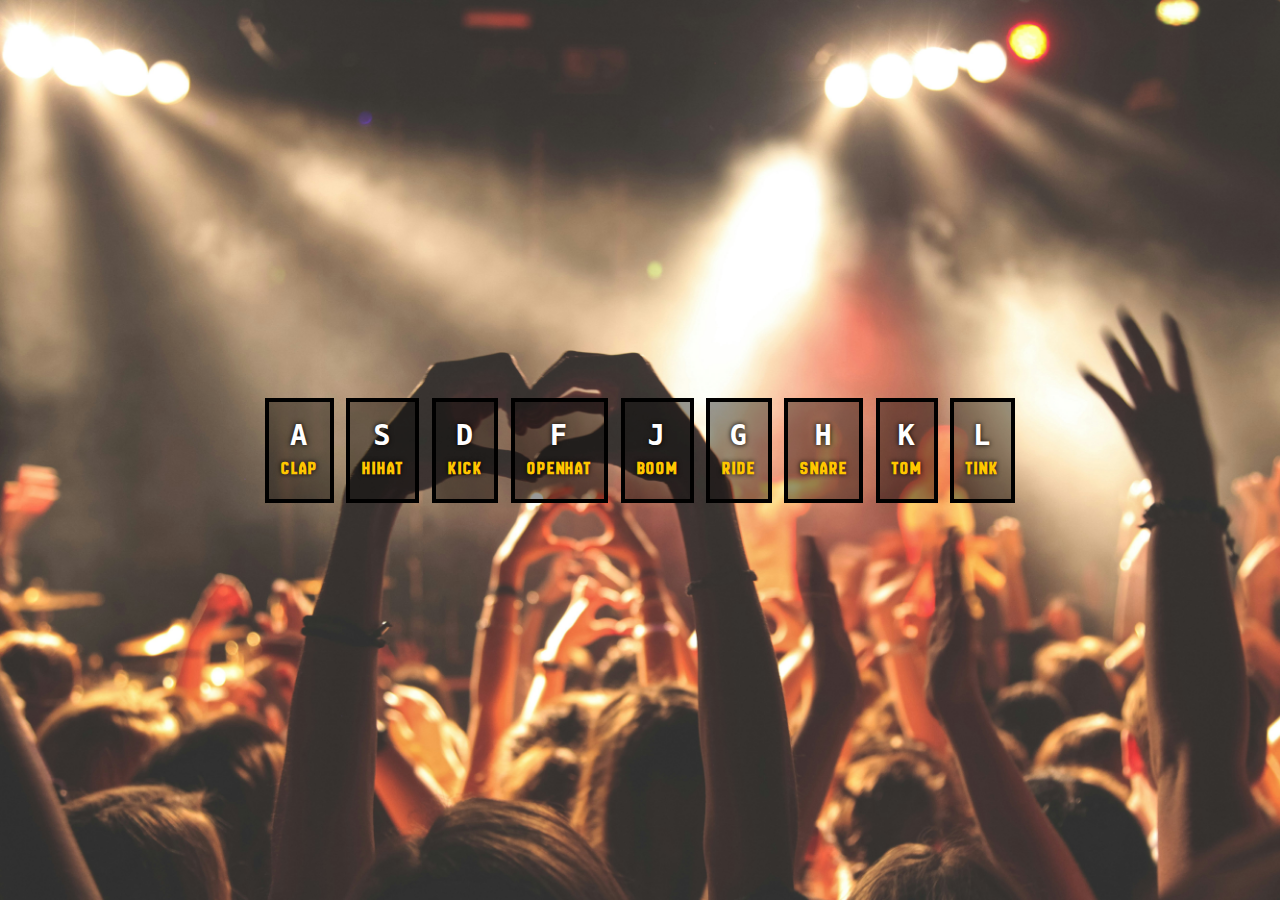
<file: Day-1-JavaScript-Drum-Kit/index.html>
<!DOCTYPE html>
<html lang="en">
<head>
    <meta charset="UTF-8">
    <meta name="viewport" content="width=device-width, initial-scale=1.0">
    <title>JavaScript Drum Kit</title>
    <link rel="stylesheet" href="styles.css">
</head>
<body>
    
    <div class="keys">
        <div data-key="65" class="key"><kbd>a</kbd><span>clap</span></div>
        <div data-key="83" class="key"><kbd>s</kbd><span>hihat</span></div>
        <div data-key="68" class="key"><kbd>d</kbd><span>kick</span></div>
        <div data-key="70" class="key"><kbd>f</kbd><span>openhat</span></div>
        <div data-key="74" class="key"><kbd>j</kbd><span>boom</span></div>
        <div data-key="71" class="key"><kbd>g</kbd><span>ride</span></div>
        <div data-key="72" class="key"><kbd>h</kbd><span>snare</span></div>
        <div data-key="75" class="key"><kbd>k</kbd><span>tom</span></div>
        <div data-key="76" class="key"><kbd>l</kbd><span>tink</span></div>
    </div>



    <script src="script.js"> </script>  
</body>
</html>
</file>
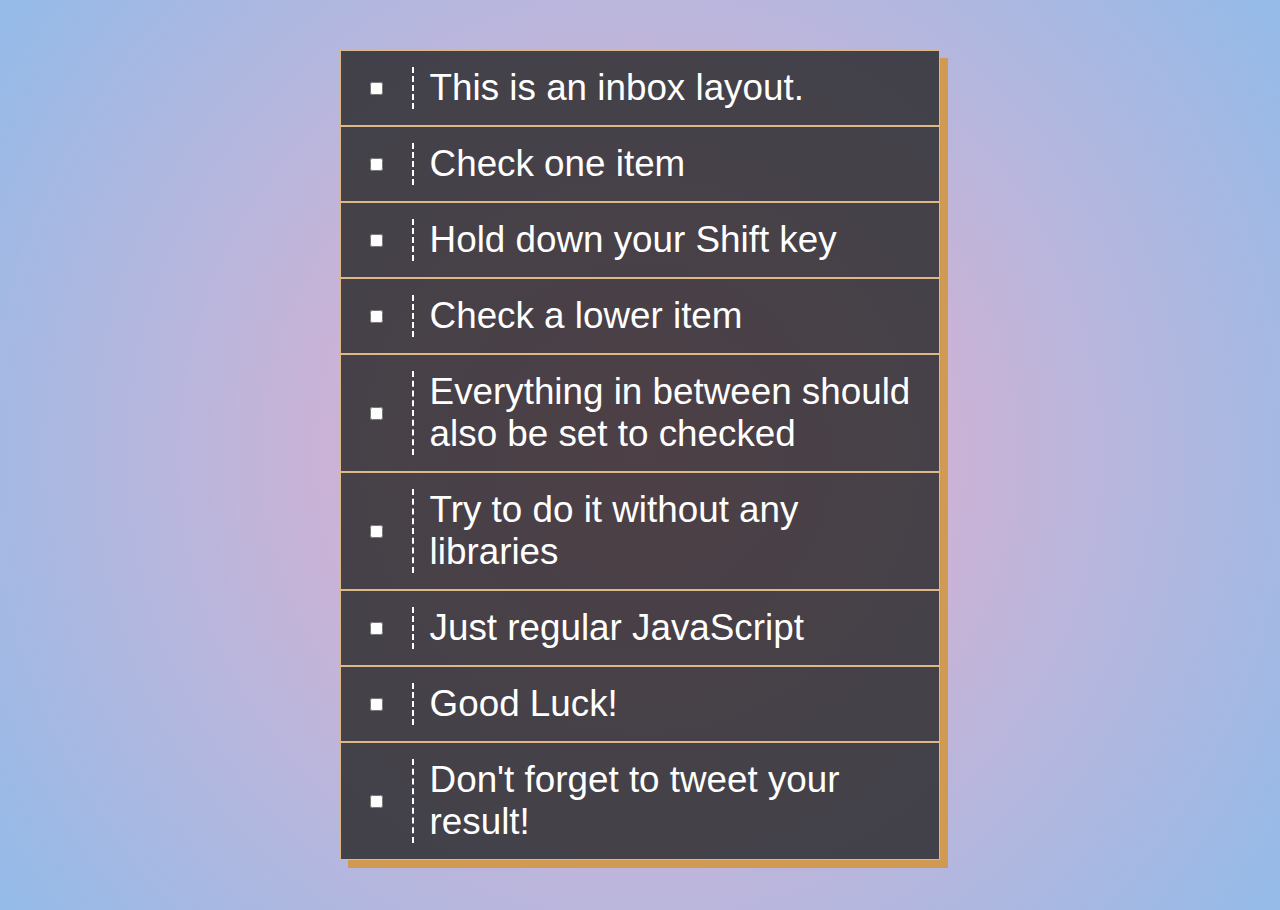
<file: Day-10-Hold-Shift-And-Check-Multiple-Checkboxes/index.html>
<!DOCTYPE html>
<html lang="en">
<head>
    <meta charset="UTF-8">
    <meta name="viewport" content="width=device-width, initial-scale=1.0">
    <title>Hold Shift And Check Multiple Checkboxes</title>
    <link rel="stylesheet" href="styles.css">
    <link rel="preload" href="styles.css" as="style">
</head>
<body>
    <div class="inbox">
        <div class="item">
            <input type="checkbox">
            <p>This is an inbox layout.</p>
          </div>
          <div class="item">
            <input type="checkbox">
            <p>Check one item</p>
          </div>
          <div class="item">
            <input type="checkbox">
            <p>Hold down your Shift key</p>
          </div>
          <div class="item">
            <input type="checkbox">
            <p>Check a lower item</p>
          </div>
          <div class="item">
            <input type="checkbox">
            <p>Everything in between should also be set to checked</p>
          </div>
          <div class="item">
            <input type="checkbox">
            <p>Try to do it without any libraries</p>
          </div>
          <div class="item">
            <input type="checkbox">
            <p>Just regular JavaScript</p>
          </div>
          <div class="item">
            <input type="checkbox">
            <p>Good Luck!</p>
          </div>
          <div class="item">
            <input type="checkbox">
            <p>Don't forget to tweet your result!</p>
          </div>
    </div>

    <script src="script.js" async></script>
</body>
</html>
</file>
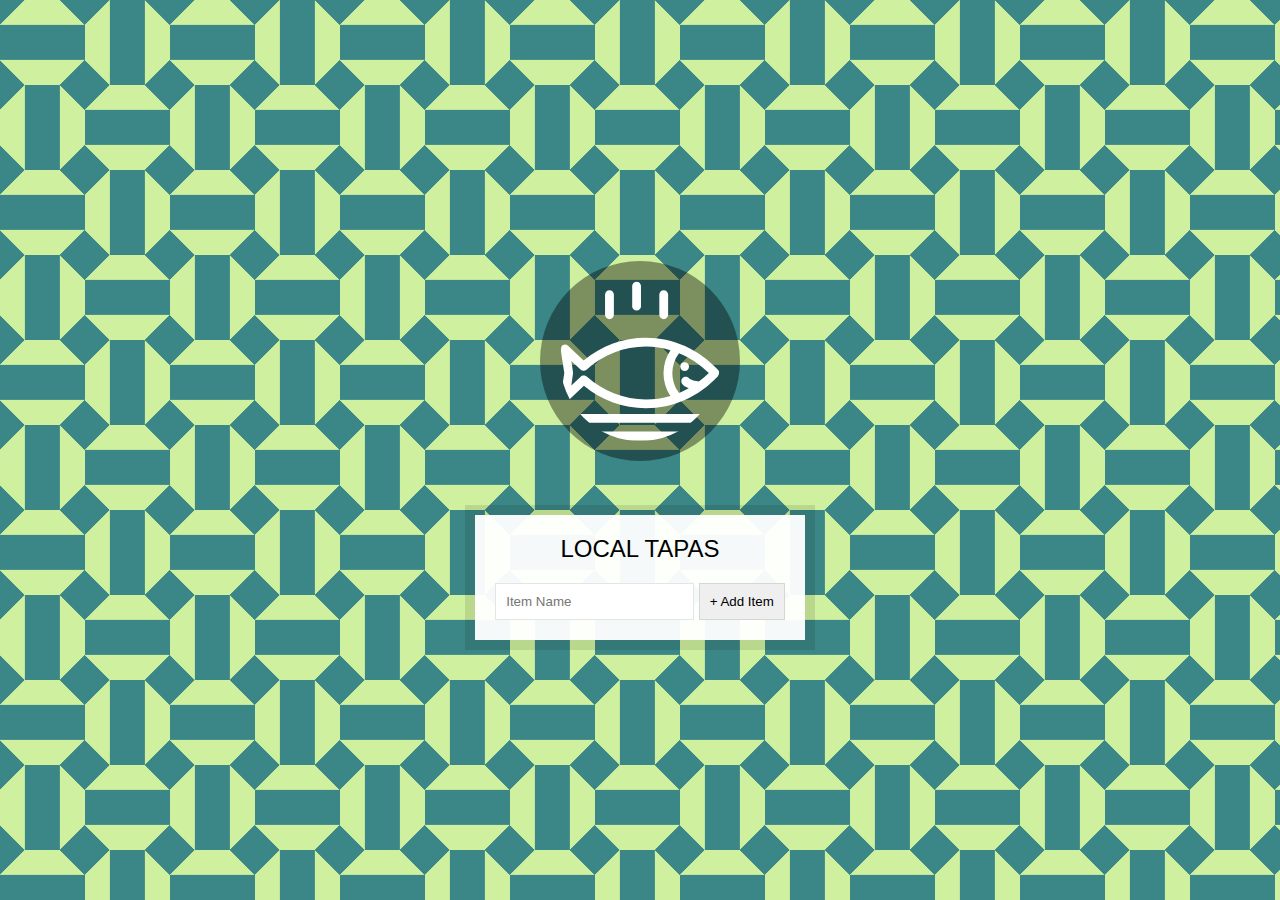
<file: Day-15-To-do-List/index.html>
<!DOCTYPE html>
<html lang="en">
<head>
  <meta charset="UTF-8">
  <title>LocalStorage</title>
  <link rel="stylesheet" href="styles.css">
</head>
<body>

   <svg xmlns="http://www.w3.org/2000/svg" xmlns:xlink="http://www.w3.org/1999/xlink" version="1.1" x="0px" y="0px" viewBox="0 0 512 512" enable-background="new 0 0 512 512" xml:space="preserve"><g><path d="M495.9,425.3H16.1c-5.2,0-10.1,2.9-12.5,7.6c-2.4,4.7-2.1,10.3,0.9,14.6l39,56.4c2.6,3.8,7,6.1,11.6,6.1h401.7   c4.6,0,9-2.3,11.6-6.1l39-56.4c3-4.3,3.3-9.9,0.9-14.6C506,428.2,501.1,425.3,495.9,425.3z M449.4,481.8H62.6L43,453.6H469   L449.4,481.8z"/><path d="M158.3,122c7.8,0,14.1-6.3,14.1-14.1V43.4c0-7.8-6.3-14.1-14.1-14.1c-7.8,0-14.1,6.3-14.1,14.1v64.5   C144.2,115.7,150.5,122,158.3,122z"/><path d="M245.1,94.7c7.8,0,14.1-6.3,14.1-14.1V16.1c0-7.8-6.3-14.1-14.1-14.1C237.3,2,231,8.3,231,16.1v64.5   C231,88.4,237.3,94.7,245.1,94.7z"/><path d="M331.9,122c7.8,0,14.1-6.3,14.1-14.1V43.4c0-7.8-6.3-14.1-14.1-14.1s-14.1,6.3-14.1,14.1v64.5   C317.8,115.7,324.1,122,331.9,122z"/><path d="M9.6,385.2c5.3,2.8,11.8,1.9,16.2-2.2l50.6-47.7c56.7,46.5,126.6,71.9,198.3,71.9c0,0,0,0,0,0   c87.5,0,169.7-36.6,231.4-103.2c5-5.4,5-13.8,0-19.2c-61.8-66.5-144-103.2-231.4-103.2c-72,0-142.2,25.6-199,72.5l-50-47.1   c-4.4-4.1-10.9-5-16.2-2.2c-5.3,2.8-8.3,8.7-7.4,14.6l11.6,75L2.2,370.6C1.3,376.5,4.2,382.4,9.6,385.2z M380.9,230.8   c34.9,14.3,67.2,35.7,95.3,63.6c-10.1,10-20.8,19.2-31.9,27.5c-22.4-3.3-29.6-8.8-30.7-9.7c-4-5.7-11.8-7.7-18.1-4.4   c-6.9,3.6-9.5,12.2-5.9,19.1c1.9,3.5,7.3,10.3,22.4,16c-10.1,5.7-20.5,10.7-31.1,15.1C352.4,320.2,352.4,268.6,380.9,230.8z    M36.3,255.6l29.4,27.7c5.3,5,13.6,5.1,19.1,0.3c53.2-47.6,120.7-73.7,190-73.7c26.9,0,53.2,3.9,78.5,11.3   c-29.3,44.6-29.3,102,0,146.6c-25.3,7.4-51.6,11.3-78.5,11.3c-69,0-136.3-26-189.4-73.2c-2.7-2.4-13.4-6.3-19.1,0.3l-30.1,28.3   l5.7-40C42.2,293,36.3,255.6,36.3,255.6z"/><circle cx="398.8" cy="273.8" r="14.1"/></g></svg>

  <div class="wrapper">
    <h2>LOCAL TAPAS</h2>
    <p></p>
    <ul class="plates">
    </ul>
    <form class="add-items">
      <input type="text" name="item" placeholder="Item Name" required>
      <input type="submit" value="+ Add Item">
    </form>
  </div>


<script src="script.js"></script>
</body>
</html>
</file>
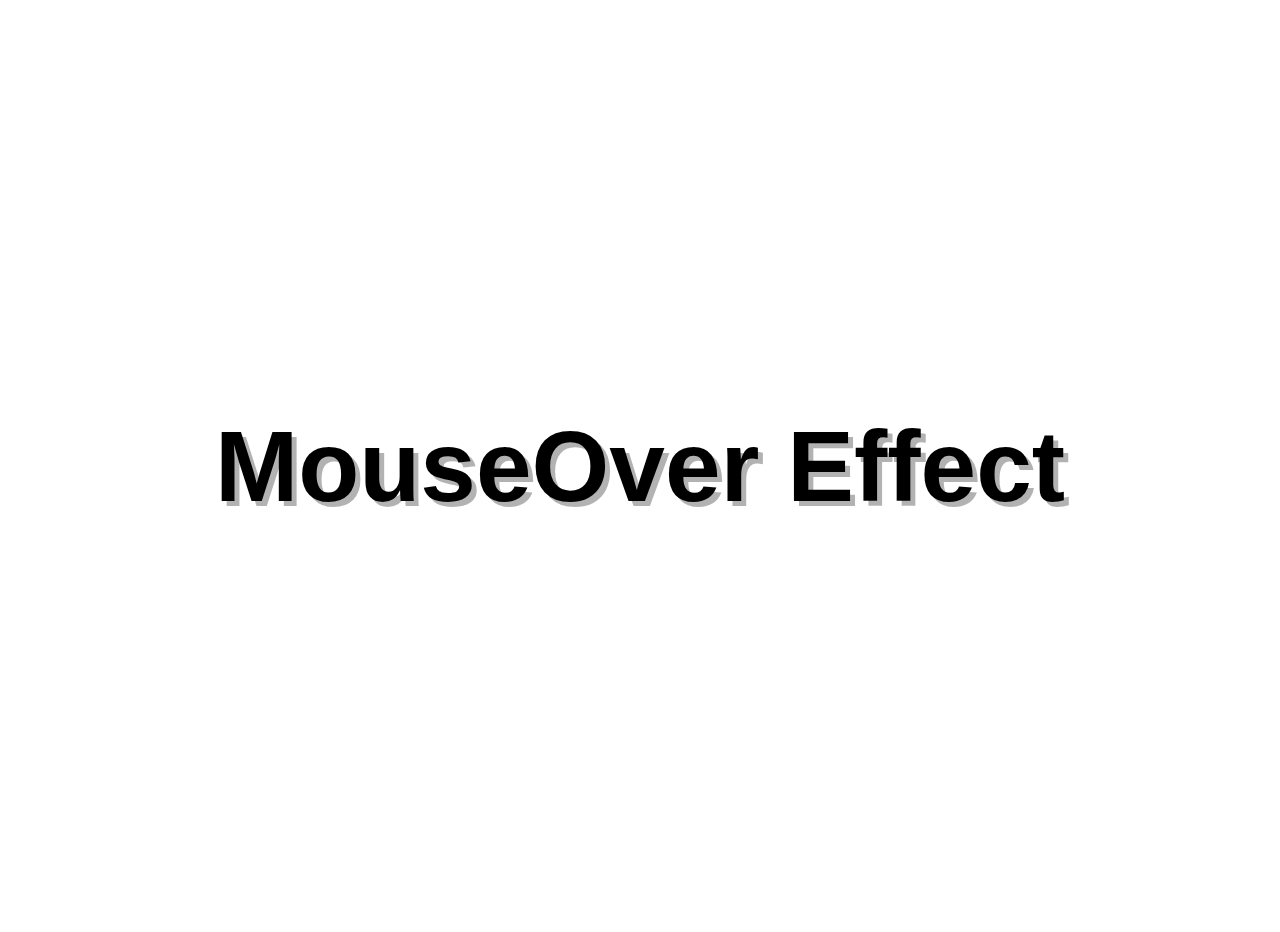
<file: Day-16-CSS-MouseOver-Effect/index.html>
<!DOCTYPE html>
<html lang="en">
<head>
    <meta charset="UTF-8">
    <meta name="viewport" content="width=device-width, initial-scale=1.0">
    <title>CSS MouseOver Effect</title>
    <link rel="stylesheet" href="styles.css">
</head>
<body>
    
  <div class="hero">
    <h1 contenteditable>MouseOver Effect</h1>
  </div>
    <script src="script.js" ></script>
</body>
</html>
</file>
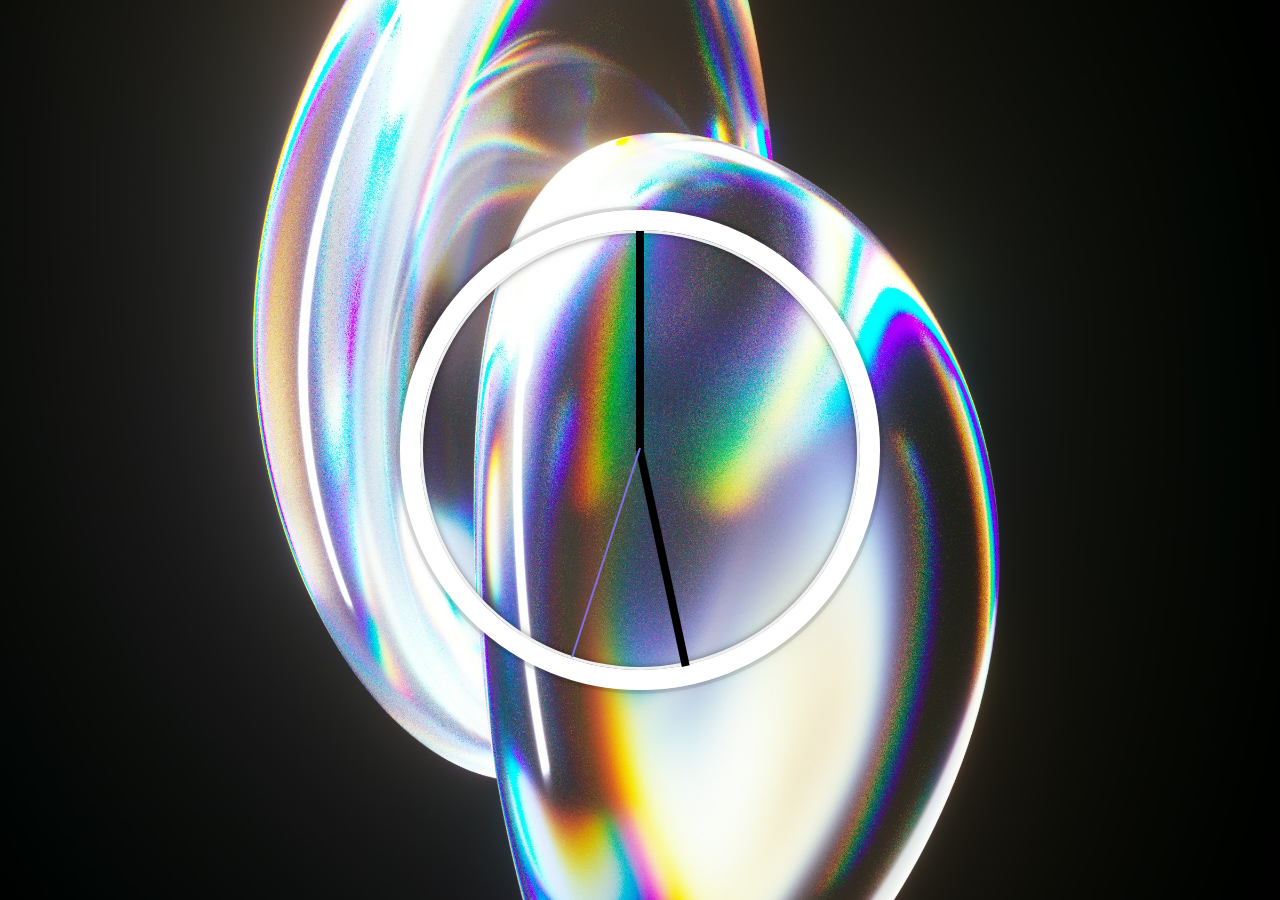
<file: Day-2-JS-Clock/index.html>
<!DOCTYPE html>
<html lang="en">
<head>
    <meta charset="UTF-8">
    <meta name="viewport" content="width=device-width, initial-scale=1.0">
    <title>JS-Clock</title>
    <link href="styles.css" rel="stylesheet">
</head>
<body>
    
    <div class="clock">
        <div class="clock-face">
            <div class="hand hour-hand"></div>
            <div class="hand minute-hand"></div>
            <div class="hand second-hand"></div>
        </div>
    </div>

    <script src="script.js" defer></script>
</body>
</html>
</file>
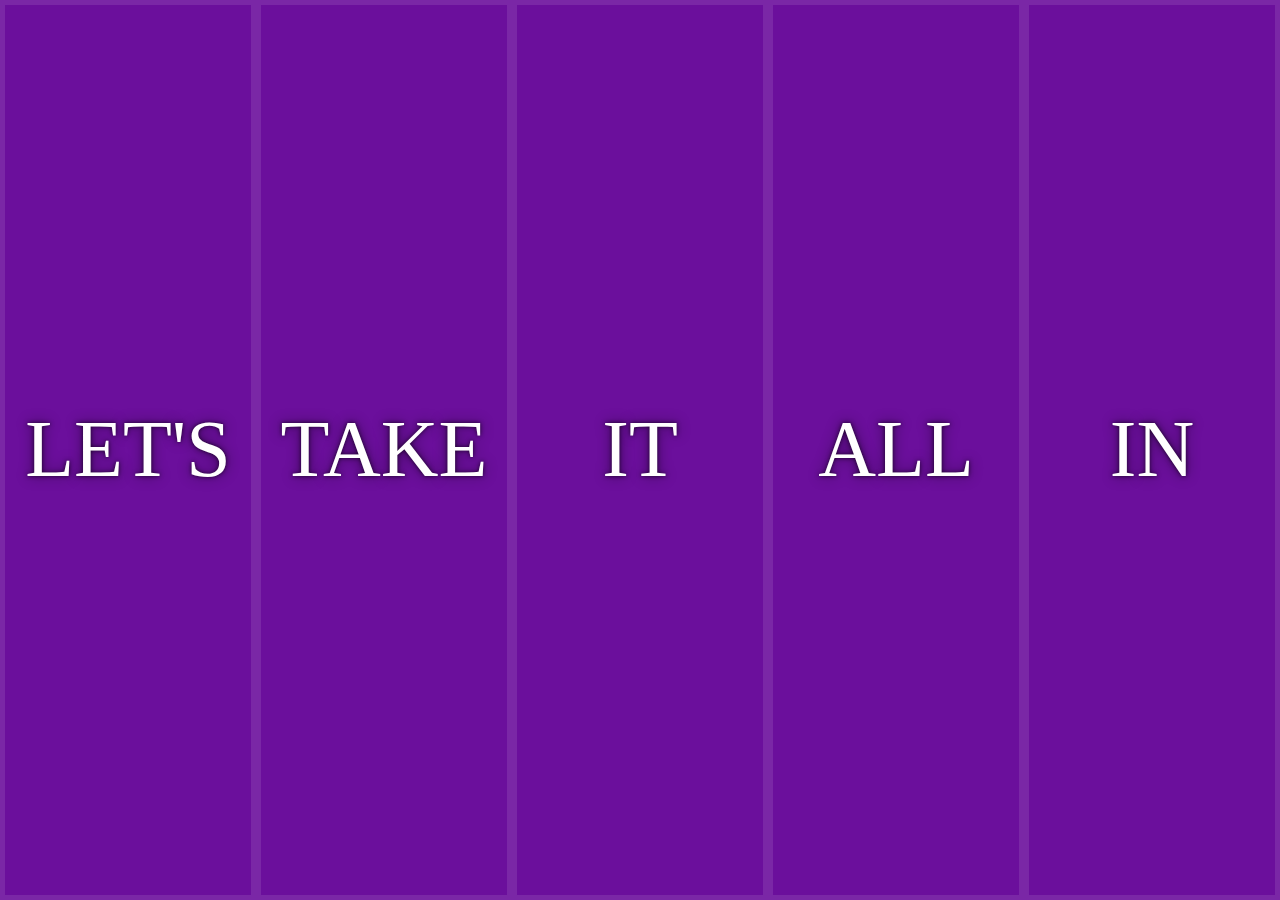
<file: Day-5-Flex-Panel-Gallery/index.html>
<!DOCTYPE html>
<html lang="en">
<head>
    <meta charset="UTF-8">
    <meta name="viewport" content="width=device-width, initial-scale=1.0">
    <title>Document</title>
    <link rel="stylesheet" href="styles.css">
</head>
<body>
    <div class="panels">
            <div class="panel panel1">
                <p>Hey</p>
                <p>Let's</p>
                <p>Dance</p>
            </div>
            <div class="panel panel2">
                <p>Give</p>
                <p>Take</p>
                <p>Receive</p>
            </div>
            <div class="panel panel3">
                <p>Experience</p>
                <p>It</p>
                <p>Today</p>
            </div>
            <div class="panel panel4">
                <p>Give</p>
                <p>All</p>
                <p>You can</p>
            </div>
            <div class="panel panel5">
                <p>Life</p>
                <p>In</p>
                <p>Motion</p>
            </div>
    </div>
    <script src="script.js" defer></script>
</body>
</html>
</file>
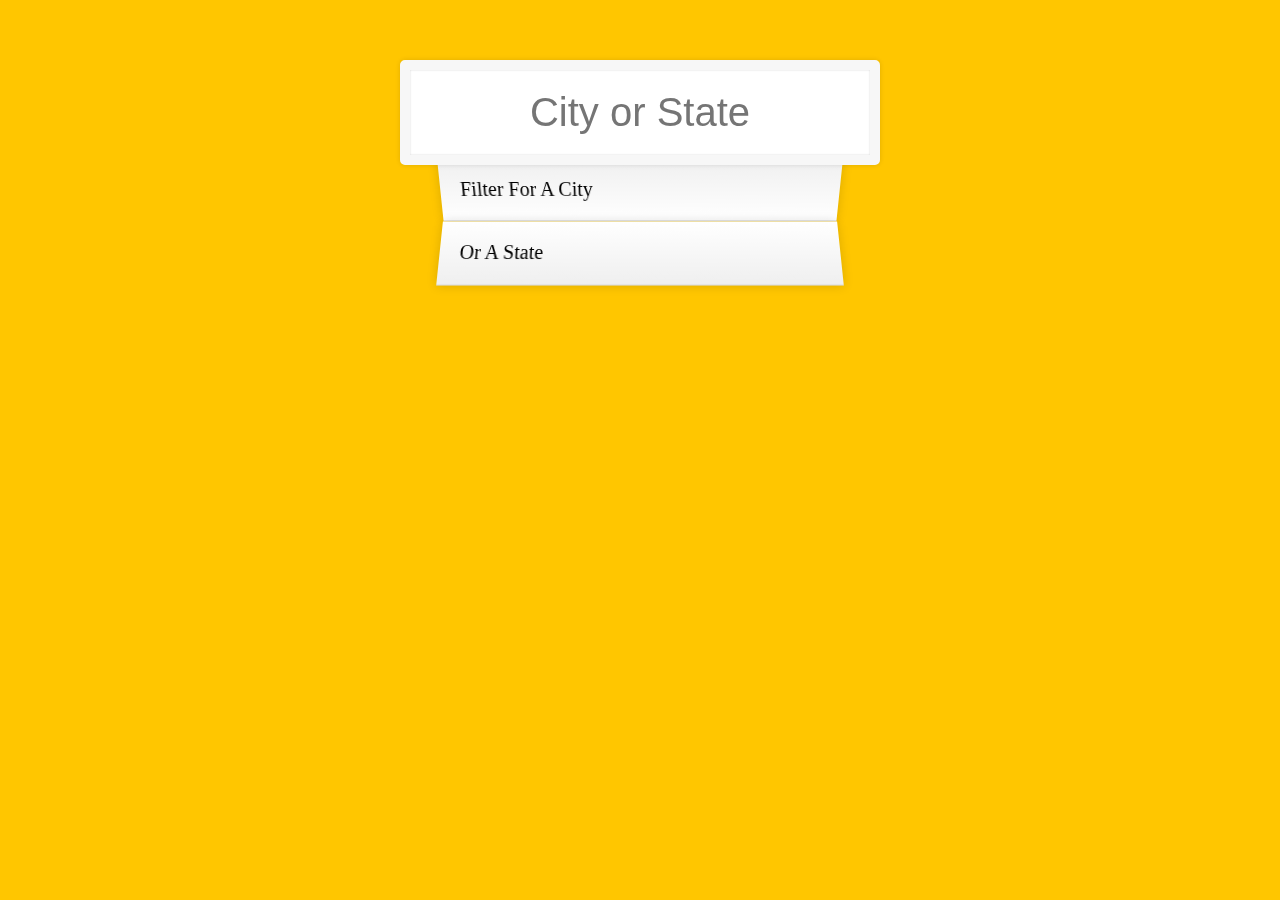
<file: Day-6-Ajax-Type-Ahead/index.html>
<!DOCTYPE html>
<html lang="en">
<head>
  <meta charset="UTF-8">
  <title>Type Ahead 👀</title>
  <link rel="stylesheet" href="styles.css">
</head>
<body>

  <form class="search-form">
    <input type="text" class="search" placeholder="City or State">
    <ul class="suggestions">
      <li>Filter for a city</li>
      <li>or a state</li>
    </ul>
  </form>
<script src="script.js" ></script>
</body>
</html>
</file>
<file: Day-1-JavaScript-Drum-Kit/styles.css>
@import url('https://fonts.googleapis.com/css2?family=New+Amsterdam&display=swap');



*, *::before, *::after {
    margin:0;
    box-sizing: border-box;
}


body {
    font-family: "New Amsterdam", sans-serif;
    font-weight: 600;
    font-style: normal;
    background: url('anthony-delanoix-hzgs56Ze49s-unsplash.jpg');
    background-size: cover;
    height: 100vh;
    display: flex;
    justify-content: center;
}

.keys{
    display: flex;
    justify-content: center;
    align-items: center;
    width: 100%;

}

.key{
    padding: 1rem 0.5rem;
    display: flex;
    flex-direction: column;
    align-items: center;
    text-align: center;
    border: 4px solid black;
    justify-content: space-between;
    margin: 0.2rem 0.4rem;
    background: rgba(0, 0, 0, 0.4);
    transition: all 0.09s;
    text-shadow: 0 0 5px black;
    color: white;
    letter-spacing: 0.3ch;
}

.key span{
    font-size: 1.2rem;
    font-weight: 600;
    padding: 4px;
    color: #ffc600;
}

.key kbd{
    font-size: 1.8rem;
    text-transform: uppercase;
}

.playing{
    transform: scale(1.2);
    border-color: #ffc600;
    box-shadow: 0 0 10px #ffc600;
}
</file>
<file: Day-10-Hold-Shift-And-Check-Multiple-Checkboxes/styles.css>
*, *::before, *::after {
  margin: 0;
  padding: 0;
  box-sizing: inherit;
}

body{
    font-family: 'helvetica neue', sans-serif;
    background: rgb(238,174,202);
background: radial-gradient(circle, rgba(238,174,202,1) 0%, rgba(148,187,233,1) 100%);
}

.inbox{
    max-width: 600px;
    margin: 50px auto;
    background: hsla(0, 0%, 14%, 0.8);
    color: white;
    font-size: 2.3rem;
    box-shadow: 8px 8px 0px rgb(209, 154, 82);
}

.item{
    display: flex;
    justify-content: flex-start;
    align-items: center;
    border: 1px solid burlywood;
    padding: 1rem;
}

input[type="checkbox"]{
    margin:0.5rem 0.8rem;
}

p{
    margin-left: 1rem;
    border-left: 2px dashed white;
    padding-left: 1rem;
    flex: 1;
}

input:checked + p{
    text-decoration: line-through;
    color: #bada55;
}
</file>
<file: Day-15-To-do-List/styles.css>
html {
    box-sizing: border-box;
    background: url("oh-la-la.jpeg") center no-repeat;
    background-size: cover;
    min-height: 100vh;
    display: flex;
    justify-content: center;
    align-items: center;
    text-align: center;
    font-family: Futura, "Trebuchet MS", Arial, sans-serif;
  }
  
  *,
  *:before,
  *:after {
    box-sizing: inherit;
  }
  html {
    --s: 170px; /* control the size */
    
    --_c: #0000 75%,#3B8686 0; /* color 1 */
    --_g1: conic-gradient(at 20.71% 50%,var(--_c));
    --_g2: conic-gradient(at 50% 20.71%,var(--_c));
    background:
      var(--_g1) calc(var(--s)/ 6.828) calc(var(--s)/2),var(--_g1) calc(var(--s)/-2.828) 0,
      conic-gradient(from   45deg at 29.29% 29.29%,var(--_c)) calc(var(--s)/-6.828) 0,
      var(--_g2) calc(var(--s)/2) calc(var(--s)/-2.828),var(--_g2) 0 calc(var(--s)/ 6.828),
      conic-gradient(from -135deg at 29.29% 70.71%,var(--_c)) calc(var(--s)/-6.828) 0,
      #CFF09E /* color 2 */;
    background-size: var(--s) var(--s), var(--s) var(--s), calc(var(--s)/2) calc(var(--s)/2);
    animation: g12 2s infinite;
  }
  @keyframes g12 {
    to {
      background-position: 
       calc(var(--s)/ 6.828) calc(var(--s)/-2),
       calc(var(--s)/-2.828) calc(var(--s)/-1),
       calc(var(--s)/-6.828) 0,
       calc(var(--s)/-2) calc(var(--s)/-2.828),
       calc(var(--s)/-1) calc(var(--s)/ 6.828),
       calc(var(--s)/-6.828) 0;
    }
  }
  
  
  svg {
    fill: white;
    background: rgba(0, 0, 0, 0.4);
    padding: 20px;
    border-radius: 50%;
    width: 200px;
    margin-bottom: 50px;
  }
  
  .wrapper {
    padding: 20px;
    max-width: 350px;
    background: rgba(255, 255, 255, 0.95);
    box-shadow: 0 0 0 10px rgba(0, 0, 0, 0.1);
  }
  
  h2 {
    text-align: center;
    margin: 0;
    font-weight: 200;
  }
  
  .plates {
    margin: 0;
    padding: 0;
    text-align: left;
    list-style: none;
  }
  
  .plates li {
    border-bottom: 1px solid rgba(0, 0, 0, 0.2);
    padding: 10px 0;
    font-weight: 100;
    display: flex;
  }
  
  .plates label {
    flex: 1;
    cursor: pointer;
  }
  
  .plates input {
    display: none;
  }
  
  .plates input + label:before {
    content: "⬜️";
    margin-right: 10px;
  }
  
  .plates input:checked + label:before {
    content: "😋";
  }
  
  .add-items {
    margin-top: 20px;
  }
  
  .add-items input {
    padding: 10px;
    outline: 0;
    border: 1px solid rgba(0, 0, 0, 0.1);
  }
</file>
<file: Day-16-CSS-MouseOver-Effect/styles.css>
html {
    color: black;
    font-family: sans-serif;
  }

  body {
    margin: 0;
  }

  .hero {
    min-height: 100vh;
    display: flex;
    justify-content: center;
    align-items: center;
    color: black;
    padding: 1rem;
  }

  h1 {
    text-shadow: 5px 5px 0 rgba(0,0,0,0.3);
    font-size: 100px;
  }
</file>
<file: Day-2-JS-Clock/styles.css>
*, *::before, *::after{
    margin: 0;
    padding: 0;
    box-sizing: border-box;
}

body{
    /* background-image: url("google-deepmind-qITnJecNF80-unsplash.jpg"); */
    background-image: url(rohit-choudhari-S6KP_UX2O9s-unsplash.jpg);
    background-size: cover;
    background-position: center;
    display: flex;
    justify-content: center;
    min-height: 100vh;
    align-items: center;
}

.clock{
    width: 30rem;
    height: 30rem;
    border: 20px solid white;
    border-radius: 50%;
    margin: 50px auto; 
    position: relative;
    box-shadow:
    0 0 0 4px rgba(0,0,0,0.1),
    inset 0 0 0 3px #EFEFEF,
    inset 0 0 10px black,
    0 0 10px rgba(0,0,0,0.2);
}

.clock-face {
    position: relative;
    width: 100%;
    height: 100%;
    transform: translateY(-3px); /* account for the height of the clock hands */
  }

  .hand{
    width: 50%;
    height: 8px;
    background: black;
    position: absolute;
    top: 50%;
    transform-origin: 100%;
    transform: rotate(30deg);
    transition: all 0.05s;
    transition-timing-function: cubic-bezier(0, 2.35, 0.78, 0.96);
  }


.second-hand{
    height: 2px;
    background: rgb(129, 111, 236);
}
</file>
<file: Day-5-Flex-Panel-Gallery/styles.css>
*, *:before, *:after {
  box-sizing: inherit;
}

html {
    box-sizing: border-box;
    background: #ffc600;
    font-family: 'helvetica neue';
    font-size: 20px;
    font-weight: 200;
}

body {
    margin: 0;
}

.panels{
    height: 100vh;
    overflow: hidden;
    display: flex;
}

.panel{
    background: #6B0F9C;
    box-shadow: inset 0 0 0 5px rgba(255,255,255,0.1);
    color: white;
    text-align: center;
    align-items: center;
    /* Safari transitionend event.propertyName === flex */
    /* Chrome + FF transitionend event.propertyName === flex-grow */
    transition:
      font-size 0.7s cubic-bezier(0.61,-0.19, 0.7,-0.11),
      flex 0.7s cubic-bezier(0.61,-0.19, 0.7,-0.11),
      background 0.2s;
    font-size: 20px;
    background-size: cover;
    background-position: center;
    flex: 1;
    display: flex;
    flex-direction: column;
    justify-content: center;
    align-items: center;
}



.panel1 { background-image:url(https://picsum.photos/id/25/1500/1500); }
    .panel2 { background-image:url(https://picsum.photos/id/29/1500/1500); }
    .panel3 { background-image:url(https://picsum.photos/id/338/1500/1500); }
    .panel4 { background-image:url(https://picsum.photos/id/103/1500/1500); }
    .panel5 { background-image:url(https://picsum.photos/id/41/1500/1500); }


/* Flex Children */
.panel > * {
    margin: 0;
    width: 100%;
    transition: transform 0.5s;
    flex: 1 0 auto;
    display: flex;
    justify-content: center;
    align-items: center;
  }

.panel > *:first-child { transform: translateY(-100%); }
.panel.open-active > *:first-child { transform: translateY(0); }
.panel > *:last-child { transform: translateY(100%); }
.panel.open-active > *:last-child { transform: translateY(0); }


  .panel p {
    text-transform: uppercase;
    font-family: 'Amatic SC', cursive;
    text-shadow: 0 0 4px rgba(0, 0, 0, 0.72), 0 0 14px rgba(0, 0, 0, 0.45);
    font-size: 2em;
  }

  .panel p:nth-child(2) {
    font-size: 4em;
  }

  .panel.open {
    flex:5;
    font-size: 40px;
  }
</file>
<file: Day-6-Ajax-Type-Ahead/styles.css>
html {
    box-sizing: border-box;
    background: #ffc600;
    font-family: 'helvetica neue';
    font-size: 20px;
    font-weight: 200;
  }
  
  *, *:before, *:after {
    box-sizing: inherit;
  }
  
  input {
    width: 100%;
    padding: 20px;
  }
  
  .search-form {
    max-width: 400px;
    margin: 50px auto;
  }
  
  input.search {
    margin: 0;
    text-align: center;
    outline: 0;
    border: 10px solid #F7F7F7;
    width: 120%;
    left: -10%;
    position: relative;
    top: 10px;
    z-index: 2;
    border-radius: 5px;
    font-size: 40px;
    box-shadow: 0 0 5px rgba(0, 0, 0, 0.12), inset 0 0 2px rgba(0, 0, 0, 0.19);
  }
  
  .suggestions {
    margin: 0;
    padding: 0;
    position: relative;
    /* perspective: 20px; */
  }
  
  .suggestions li {
    background: white;
    list-style: none;
    border-bottom: 1px solid #D8D8D8;
    box-shadow: 0 0 10px rgba(0, 0, 0, 0.14);
    margin: 0;
    padding: 20px;
    transition: background 0.2s;
    display: flex;
    justify-content: space-between;
    text-transform: capitalize;
  }
  
  .suggestions li:nth-child(even) {
    transform: perspective(100px) rotateX(3deg) translateY(2px) scale(1.001);
    background: linear-gradient(to bottom,  #ffffff 0%,#EFEFEF 100%);
  }
  
  .suggestions li:nth-child(odd) {
    transform: perspective(100px) rotateX(-3deg) translateY(3px);
    background: linear-gradient(to top,  #ffffff 0%,#EFEFEF 100%);
  }
  
  span.population {
    font-size: 15px;
  }
  
  .hl {
    background: #ffc600;
  }
</file>
